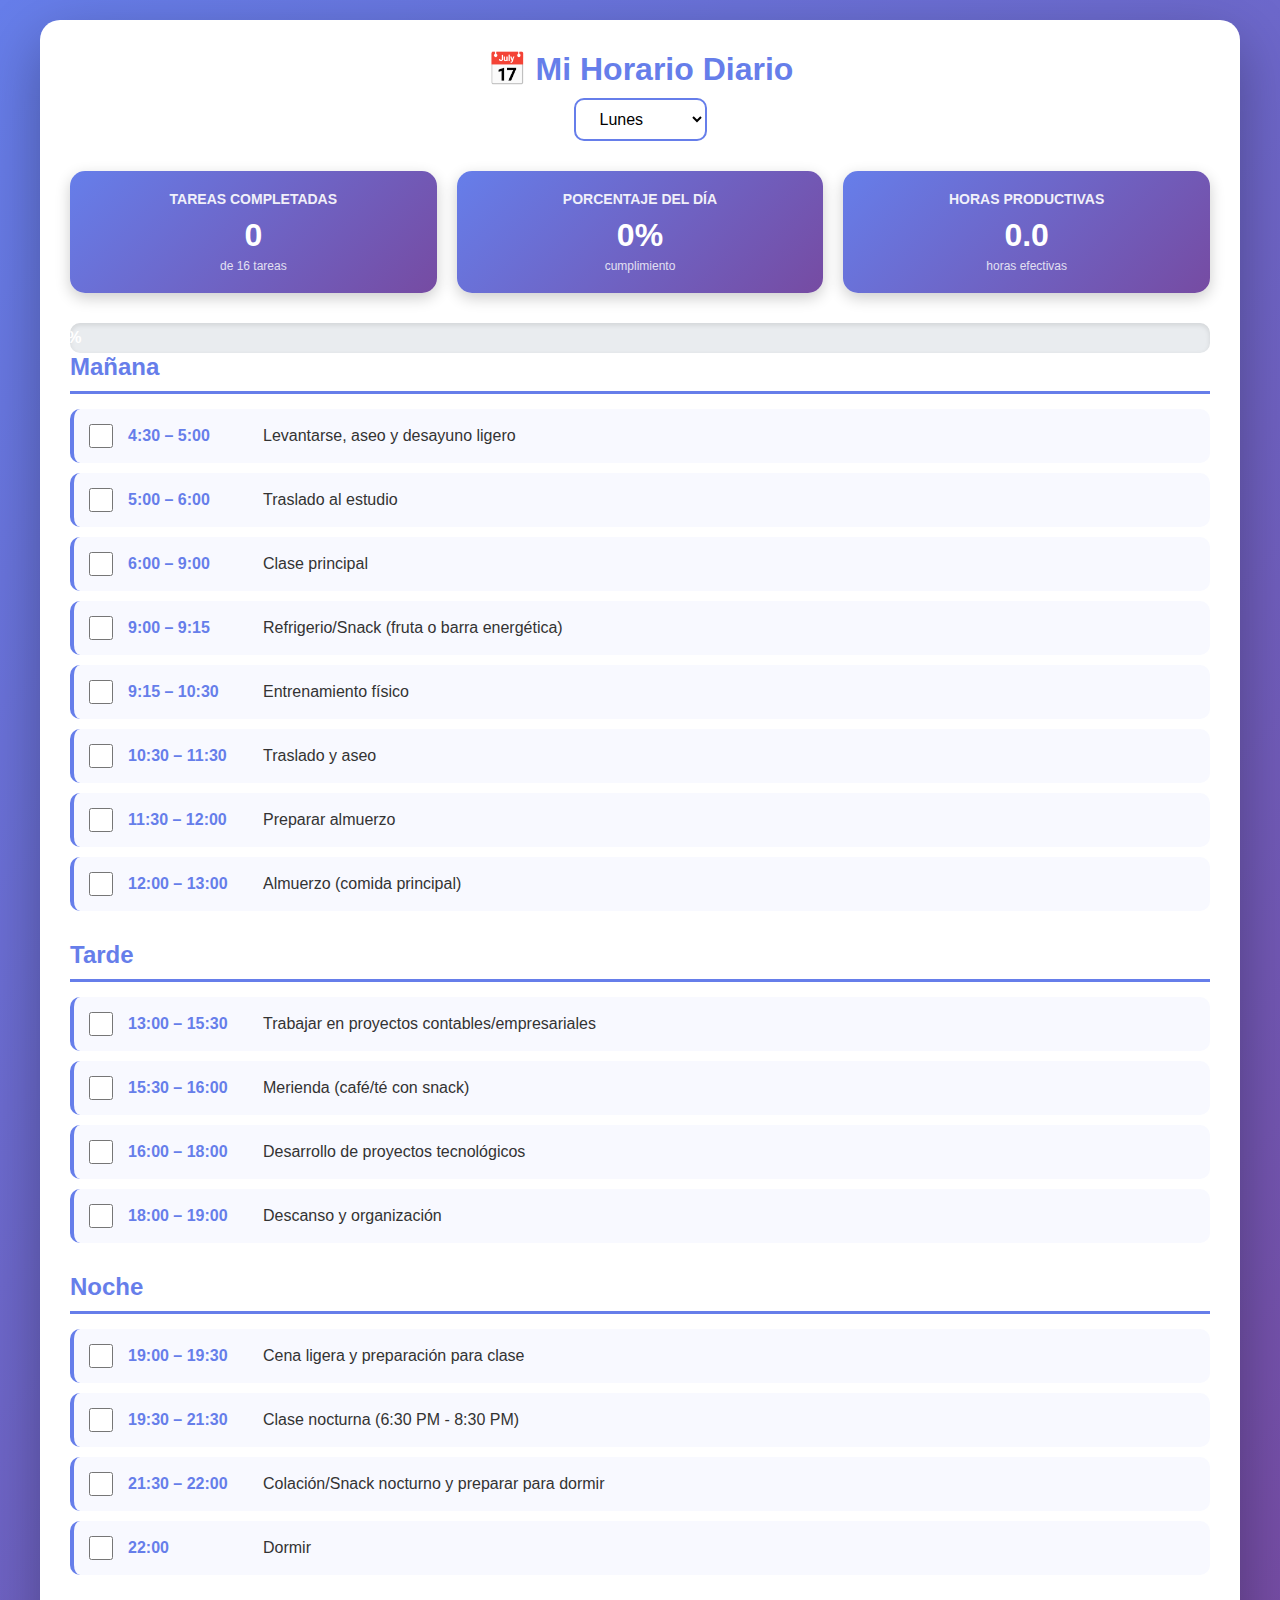
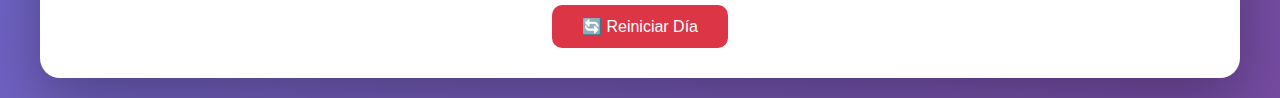
<file: index.html>
<!DOCTYPE html>
<html lang="es">
<head>
    <meta charset="UTF-8">
    <meta name="viewport" content="width=device-width, initial-scale=1.0">
    <title>Mi Horario Diario - Tracker</title>
    <style>
        * {
            margin: 0;
            padding: 0;
            box-sizing: border-box;
        }

        body {
            font-family: 'Segoe UI', Tahoma, Geneva, Verdana, sans-serif;
            background: linear-gradient(135deg, #667eea 0%, #764ba2 100%);
            padding: 20px;
            min-height: 100vh;
        }

        .container {
            max-width: 1200px;
            margin: 0 auto;
            background: white;
            border-radius: 20px;
            padding: 30px;
            box-shadow: 0 20px 60px rgba(0,0,0,0.3);
        }

        h1 {
            text-align: center;
            color: #667eea;
            margin-bottom: 10px;
            font-size: 2em;
        }

        .date-selector {
            text-align: center;
            margin-bottom: 30px;
        }

        .date-selector select {
            padding: 10px 20px;
            font-size: 16px;
            border: 2px solid #667eea;
            border-radius: 10px;
            background: white;
            cursor: pointer;
            transition: all 0.3s;
        }

        .date-selector select:hover {
            background: #667eea;
            color: white;
        }

        .metrics-panel {
            display: grid;
            grid-template-columns: repeat(auto-fit, minmax(200px, 1fr));
            gap: 20px;
            margin-bottom: 30px;
        }

        .metric-card {
            background: linear-gradient(135deg, #667eea 0%, #764ba2 100%);
            color: white;
            padding: 20px;
            border-radius: 15px;
            text-align: center;
            box-shadow: 0 5px 15px rgba(0,0,0,0.2);
        }

        .metric-card h3 {
            font-size: 14px;
            margin-bottom: 10px;
            opacity: 0.9;
        }

        .metric-value {
            font-size: 32px;
            font-weight: bold;
            margin-bottom: 5px;
        }

        .metric-subtitle {
            font-size: 12px;
            opacity: 0.8;
        }

        .schedule-section {
            margin-bottom: 30px;
        }

        .schedule-section h2 {
            color: #667eea;
            margin-bottom: 15px;
            padding-bottom: 10px;
            border-bottom: 3px solid #667eea;
        }

        .task-item {
            display: flex;
            align-items: center;
            padding: 15px;
            margin-bottom: 10px;
            background: #f8f9ff;
            border-radius: 10px;
            border-left: 4px solid #667eea;
            transition: all 0.3s;
            position: relative;
            flex-wrap: wrap;
        }

        .task-item:hover {
            background: #eef0ff;
            transform: translateX(5px);
        }

        .task-item.completed {
            background: #d4edda;
            border-left-color: #28a745;
        }

        .task-item.running {
            background: #fff3cd;
            border-left-color: #ffc107;
            animation: pulse 2s infinite;
        }

        @keyframes pulse {
            0%, 100% { box-shadow: 0 0 0 0 rgba(255, 193, 7, 0.4); }
            50% { box-shadow: 0 0 0 10px rgba(255, 193, 7, 0); }
        }

        .checkbox {
            width: 24px;
            height: 24px;
            margin-right: 15px;
            cursor: pointer;
            accent-color: #667eea;
        }

        .task-time {
            font-weight: bold;
            color: #667eea;
            min-width: 120px;
            margin-right: 15px;
        }

        .task-description {
            flex: 1;
            color: #333;
        }

        .task-timer {
            font-family: 'Courier New', monospace;
            font-weight: bold;
            color: #ffc107;
            margin-left: 15px;
            padding: 5px 10px;
            background: rgba(255, 193, 7, 0.1);
            border-radius: 5px;
            min-width: 80px;
            text-align: center;
        }

        .task-timer.finished {
            color: #28a745;
            background: rgba(40, 167, 69, 0.1);
        }

        .fullscreen-btn {
            padding: 8px 15px;
            background: #667eea;
            color: white;
            border: none;
            border-radius: 8px;
            cursor: pointer;
            font-size: 14px;
            margin-left: 10px;
            transition: all 0.3s;
            white-space: nowrap;
        }

        .fullscreen-btn:hover {
            background: #5568d3;
            transform: scale(1.05);
        }

        .task-item.completed .task-description {
            text-decoration: line-through;
            color: #6c757d;
        }

        .progress-bar-container {
            background: #e9ecef;
            border-radius: 10px;
            height: 30px;
            margin-top: 20px;
            overflow: hidden;
            box-shadow: inset 0 2px 5px rgba(0,0,0,0.1);
        }

        .progress-bar {
            height: 100%;
            background: linear-gradient(90deg, #28a745, #20c997);
            transition: width 0.5s ease;
            display: flex;
            align-items: center;
            justify-content: center;
            color: white;
            font-weight: bold;
        }

        .reset-btn {
            display: block;
            margin: 20px auto 0;
            padding: 12px 30px;
            background: #dc3545;
            color: white;
            border: none;
            border-radius: 10px;
            cursor: pointer;
            font-size: 16px;
            transition: all 0.3s;
        }

        .reset-btn:hover {
            background: #c82333;
            transform: scale(1.05);
        }

        .notification {
            position: fixed;
            top: 20px;
            right: 20px;
            background: #28a745;
            color: white;
            padding: 20px 30px;
            border-radius: 10px;
            box-shadow: 0 10px 30px rgba(0,0,0,0.3);
            display: none;
            z-index: 1000;
            animation: slideIn 0.5s ease;
        }

        .notification.show {
            display: block;
        }

        .notification.warning {
            background: #ff9800;
        }

        @keyframes slideIn {
            from {
                transform: translateX(400px);
                opacity: 0;
            }
            to {
                transform: translateX(0);
                opacity: 1;
            }
        }

        .notification h3 {
            margin-bottom: 10px;
            font-size: 18px;
        }

        .notification p {
            margin: 0;
            font-size: 14px;
        }

        .fullscreen-timer {
            position: fixed;
            top: 0;
            left: 0;
            width: 100%;
            height: 100%;
            background: linear-gradient(135deg, #667eea 0%, #764ba2 100%);
            display: none;
            justify-content: center;
            align-items: center;
            z-index: 2000;
            flex-direction: column;
        }

        .fullscreen-timer.active {
            display: flex;
        }

        .fullscreen-content {
            text-align: center;
            color: white;
        }

        .fullscreen-title {
            font-size: 2em;
            margin-bottom: 20px;
            opacity: 0.9;
        }

        .fullscreen-task {
            font-size: 1.5em;
            margin-bottom: 40px;
            font-weight: normal;
            max-width: 80%;
            margin-left: auto;
            margin-right: auto;
        }

        .fullscreen-clock {
            font-size: 8em;
            font-weight: bold;
            font-family: 'Courier New', monospace;
            margin-bottom: 40px;
            text-shadow: 0 5px 20px rgba(0,0,0,0.3);
        }

        .fullscreen-progress {
            width: 80%;
            max-width: 600px;
            height: 20px;
            background: rgba(255,255,255,0.2);
            border-radius: 10px;
            overflow: hidden;
            margin-bottom: 40px;
        }

        .fullscreen-progress-bar {
            height: 100%;
            background: white;
            transition: width 1s linear;
            box-shadow: 0 0 20px rgba(255,255,255,0.5);
        }

        .fullscreen-exit-btn {
            padding: 15px 40px;
            font-size: 1.2em;
            background: rgba(255,255,255,0.2);
            color: white;
            border: 2px solid white;
            border-radius: 50px;
            cursor: pointer;
            transition: all 0.3s;
            backdrop-filter: blur(10px);
        }

        .fullscreen-exit-btn:hover {
            background: white;
            color: #667eea;
            transform: scale(1.05);
        }

        .fullscreen-complete-btn {
            padding: 15px 40px;
            font-size: 1.2em;
            background: #28a745;
            color: white;
            border: 2px solid #28a745;
            border-radius: 50px;
            cursor: pointer;
            transition: all 0.3s;
            margin-right: 20px;
        }

        .fullscreen-complete-btn:hover {
            background: #218838;
            border-color: #218838;
            transform: scale(1.05);
        }

        .fullscreen-buttons {
            display: flex;
            gap: 20px;
            justify-content: center;
        }

        @media (max-width: 768px) {
            .container {
                padding: 15px;
            }

            h1 {
                font-size: 1.5em;
            }

            .task-item {
                flex-wrap: wrap;
            }

            .task-timer {
                margin-left: 39px;
                margin-top: 5px;
            }

            .notification {
                left: 20px;
                right: 20px;
            }

            .fullscreen-clock {
                font-size: 4em;
            }

            .fullscreen-title {
                font-size: 1.5em;
            }

            .fullscreen-task {
                font-size: 1.2em;
            }

            .fullscreen-exit-btn,
            .fullscreen-complete-btn {
                padding: 12px 30px;
                font-size: 1em;
            }
        }
    </style>
</head>
<body>
    <div class="container">
        <h1>📅 Mi Horario Diario</h1>
        
        <div class="date-selector">
            <select id="daySelector" onchange="changeDay()">
                <option value="lunes">Lunes</option>
                <option value="martes">Martes</option>
                <option value="miercoles">Miércoles</option>
                <option value="jueves">Jueves</option>
                <option value="viernes">Viernes</option>
            </select>
        </div>

        <div class="metrics-panel">
            <div class="metric-card">
                <h3>TAREAS COMPLETADAS</h3>
                <div class="metric-value" id="completedTasks">0</div>
                <div class="metric-subtitle">de <span id="totalTasks">0</span> tareas</div>
            </div>
            <div class="metric-card">
                <h3>PORCENTAJE DEL DÍA</h3>
                <div class="metric-value" id="percentageValue">0%</div>
                <div class="metric-subtitle">cumplimiento</div>
            </div>
            <div class="metric-card">
                <h3>HORAS PRODUCTIVAS</h3>
                <div class="metric-value" id="productiveHours">0</div>
                <div class="metric-subtitle">horas efectivas</div>
            </div>
        </div>

        <div class="progress-bar-container">
            <div class="progress-bar" id="progressBar">0%</div>
        </div>

        <div id="scheduleContainer"></div>

        <button class="reset-btn" onclick="resetDay()">🔄 Reiniciar Día</button>
    </div>

    <div id="notification" class="notification">
        <h3 id="notificationTitle">¡Tiempo completado!</h3>
        <p id="notificationMessage">Has terminado tu tarea</p>
    </div>

    <div id="fullscreenTimer" class="fullscreen-timer">
        <div class="fullscreen-content">
            <div class="fullscreen-title">⏱️ Cronómetro Activo</div>
            <div class="fullscreen-task" id="fullscreenTaskName">Tarea en progreso</div>
            <div class="fullscreen-clock" id="fullscreenClock">00:00</div>
            <div class="fullscreen-progress">
                <div class="fullscreen-progress-bar" id="fullscreenProgressBar"></div>
            </div>
            <div class="fullscreen-buttons">
                <button class="fullscreen-complete-btn" onclick="completeFromFullscreen()">✓ Completar Tarea</button>
                <button class="fullscreen-exit-btn" onclick="closeFullscreen()">← Volver al Horario</button>
            </div>
        </div>
    </div>

    <script>
        const schedules = {
            lunes: {
                mañana: [
                    { time: '4:30 – 5:00', desc: 'Levantarse, aseo y desayuno ligero', hours: 0.5 },
                    { time: '5:00 – 6:00', desc: 'Traslado al estudio', hours: 1 },
                    { time: '6:00 – 9:00', desc: 'Clase principal', hours: 3 },
                    { time: '9:00 – 9:15', desc: 'Refrigerio/Snack (fruta o barra energética)', hours: 0.25 },
                    { time: '9:15 – 10:30', desc: 'Entrenamiento físico', hours: 1.25 },
                    { time: '10:30 – 11:30', desc: 'Traslado y aseo', hours: 1 },
                    { time: '11:30 – 12:00', desc: 'Preparar almuerzo', hours: 0.5 },
                    { time: '12:00 – 13:00', desc: 'Almuerzo (comida principal)', hours: 1 }
                ],
                tarde: [
                    { time: '13:00 – 15:30', desc: 'Trabajar en proyectos contables/empresariales', hours: 2.5 },
                    { time: '15:30 – 16:00', desc: 'Merienda (café/té con snack)', hours: 0.5 },
                    { time: '16:00 – 18:00', desc: 'Desarrollo de proyectos tecnológicos', hours: 2 },
                    { time: '18:00 – 19:00', desc: 'Descanso y organización', hours: 1 }
                ],
                noche: [
                    { time: '19:00 – 19:30', desc: 'Cena ligera y preparación para clase', hours: 0.5 },
                    { time: '19:30 – 21:30', desc: 'Clase nocturna (6:30 PM - 8:30 PM)', hours: 2 },
                    { time: '21:30 – 22:00', desc: 'Colación/Snack nocturno y preparar para dormir', hours: 0.5 },
                    { time: '22:00', desc: 'Dormir', hours: 0 }
                ]
            },
            martes: {
                mañana: [
                    { time: '4:30 – 5:00', desc: 'Levantarse, aseo y desayuno ligero', hours: 0.5 },
                    { time: '5:00 – 6:00', desc: 'Traslado al estudio', hours: 1 },
                    { time: '6:00 – 9:00', desc: 'Clase principal', hours: 3 },
                    { time: '9:00 – 9:15', desc: 'Refrigerio/Snack (fruta o barra energética)', hours: 0.25 },
                    { time: '9:15 – 10:30', desc: 'Entrenamiento físico', hours: 1.25 },
                    { time: '10:30 – 11:30', desc: 'Traslado y aseo', hours: 1 },
                    { time: '11:30 – 12:00', desc: 'Preparar almuerzo', hours: 0.5 },
                    { time: '12:00 – 13:00', desc: 'Almuerzo (comida principal)', hours: 1 }
                ],
                tarde: [
                    { time: '13:00 – 15:30', desc: 'Trabajar en proyectos contables/empresariales', hours: 2.5 },
                    { time: '15:30 – 16:00', desc: 'Merienda (café/té con snack)', hours: 0.5 },
                    { time: '16:00 – 18:00', desc: 'Desarrollo de proyectos tecnológicos', hours: 2 },
                    { time: '18:00 – 19:00', desc: 'Descanso, cena ligera y organización', hours: 1 }
                ],
                noche: [
                    { time: '19:00 – 20:30', desc: 'Actividades personales (lectura, planificación, hobbies)', hours: 1.5 },
                    { time: '20:30 – 21:00', desc: 'Colación/Snack nocturno y preparar para dormir', hours: 0.5 },
                    { time: '21:00', desc: 'Dormir', hours: 0 }
                ]
            }
        };

        schedules.miercoles = schedules.lunes;
        schedules.jueves = schedules.martes;
        schedules.viernes = schedules.lunes;

        let currentDay = 'lunes';
        let taskStates = {};
        let timers = {};
        let intervals = {};
        let currentFullscreenTask = null;

        function loadState() {
            const saved = localStorage.getItem(`schedule_${currentDay}`);
            if (saved) {
                taskStates = JSON.parse(saved);
            } else {
                taskStates = {};
            }
        }

        function saveState() {
            localStorage.setItem(`schedule_${currentDay}`, JSON.stringify(taskStates));
        }

        function formatTime(seconds) {
            const hrs = Math.floor(seconds / 3600);
            const mins = Math.floor((seconds % 3600) / 60);
            const secs = seconds % 60;
            
            if (hrs > 0) {
                return `${hrs}:${mins.toString().padStart(2, '0')}:${secs.toString().padStart(2, '0')}`;
            }
            return `${mins}:${secs.toString().padStart(2, '0')}`;
        }

        function showNotification(title, message, type = 'success') {
            const notification = document.getElementById('notification');
            const notificationTitle = document.getElementById('notificationTitle');
            const notificationMessage = document.getElementById('notificationMessage');
            
            notificationTitle.textContent = title;
            notificationMessage.textContent = message;
            
            notification.className = 'notification show';
            if (type === 'warning') {
                notification.classList.add('warning');
            }
            
            const audioContext = new (window.AudioContext || window.webkitAudioContext)();
            const oscillator = audioContext.createOscillator();
            const gainNode = audioContext.createGain();
            
            oscillator.connect(gainNode);
            gainNode.connect(audioContext.destination);
            
            oscillator.frequency.value = 800;
            oscillator.type = 'sine';
            
            gainNode.gain.setValueAtTime(0.3, audioContext.currentTime);
            gainNode.gain.exponentialRampToValueAtTime(0.01, audioContext.currentTime + 0.5);
            
            oscillator.start(audioContext.currentTime);
            oscillator.stop(audioContext.currentTime + 0.5);
            
            setTimeout(() => {
                notification.classList.remove('show');
            }, 5000);
        }

        function openFullscreen(taskId, taskName, hours) {
            currentFullscreenTask = { taskId, taskName, hours };
            document.getElementById('fullscreenTaskName').textContent = taskName;
            document.getElementById('fullscreenTimer').classList.add('active');
            updateFullscreenDisplay();
        }

        function closeFullscreen() {
            document.getElementById('fullscreenTimer').classList.remove('active');
        }

        function completeFromFullscreen() {
            if (currentFullscreenTask) {
                const taskId = currentFullscreenTask.taskId;
                taskStates[taskId] = { completed: true, running: false, startTime: null };
                stopTimer(taskId);
                saveState();
                currentFullscreenTask = null;
                closeFullscreen();
                renderSchedule();
                showNotification('✅ Tarea completada', '¡Buen trabajo!', 'success');
            }
        }

        function updateFullscreenDisplay() {
            if (!currentFullscreenTask) return;
            
            const taskId = currentFullscreenTask.taskId;
            const timer = timers[taskId];
            
            if (timer && timer.remaining > 0) {
                document.getElementById('fullscreenClock').textContent = formatTime(timer.remaining);
                
                const progress = ((timer.total - timer.remaining) / timer.total) * 100;
                document.getElementById('fullscreenProgressBar').style.width = progress + '%';
                
                requestAnimationFrame(updateFullscreenDisplay);
            } else if (timer) {
                document.getElementById('fullscreenClock').textContent = '¡LISTO!';
                document.getElementById('fullscreenProgressBar').style.width = '100%';
            }
        }

        function startTimer(taskId, hours) {
            if (hours === 0) return;
            
            const totalSeconds = Math.floor(hours * 3600);
            const savedState = taskStates[taskId];
            
            const startTime = savedState && savedState.startTime ? savedState.startTime : Date.now();
            
            if (!savedState.startTime) {
                taskStates[taskId].startTime = startTime;
                saveState();
            }
            
            timers[taskId] = {
                remaining: totalSeconds,
                total: totalSeconds,
                startTime: startTime
            };
            
            intervals[taskId] = setInterval(() => {
                const timer = timers[taskId];
                const elapsed = Math.floor((Date.now() - timer.startTime) / 1000);
                timer.remaining = timer.total - elapsed;
                
                const timerElement = document.getElementById(`timer_${taskId}`);
                if (timerElement) {
                    if (timer.remaining > 0) {
                        timerElement.textContent = formatTime(timer.remaining);
                    } else {
                        timerElement.textContent = '¡Listo!';
                        timerElement.classList.add('finished');
                        
                        const taskItem = timerElement.closest('.task-item');
                        taskItem.classList.remove('running');
                        
                        clearInterval(intervals[taskId]);
                        delete intervals[taskId];
                        
                        const schedule = schedules[currentDay];
                        let taskDesc = '';
                        ['mañana', 'tarde', 'noche'].forEach(period => {
                            schedule[period].forEach((task, index) => {
                                if (`${period}_${index}` === taskId) {
                                    taskDesc = task.desc;
                                }
                            });
                        });
                        
                        showNotification(
                            '⏰ ¡Tiempo completado!',
                            `Has terminado: ${taskDesc}`,
                            'success'
                        );
                    }
                }
            }, 1000);
        }

        function stopTimer(taskId) {
            if (intervals[taskId]) {
                clearInterval(intervals[taskId]);
                delete intervals[taskId];
            }
            delete timers[taskId];
        }

        function renderSchedule() {
            Object.keys(intervals).forEach(taskId => {
                clearInterval(intervals[taskId]);
            });
            intervals = {};
            timers = {};
            
            loadState();
            const schedule = schedules[currentDay];
            const container = document.getElementById('scheduleContainer');
            container.innerHTML = '';

            ['mañana', 'tarde', 'noche'].forEach(period => {
                if (schedule[period]) {
                    const section = document.createElement('div');
                    section.className = 'schedule-section';
                    
                    const title = document.createElement('h2');
                    title.textContent = period.charAt(0).toUpperCase() + period.slice(1);
                    section.appendChild(title);

                    schedule[period].forEach((task, index) => {
                        const taskId = `${period}_${index}`;
                        const taskItem = document.createElement('div');
                        taskItem.className = 'task-item';
                        
                        const isCompleted = taskStates[taskId]?.completed || false;
                        const isRunning = taskStates[taskId]?.running || false;
                        
                        if (isCompleted) {
                            taskItem.classList.add('completed');
                        }
                        if (isRunning && !isCompleted) {
                            taskItem.classList.add('running');
                        }

                        const checkbox = document.createElement('input');
                        checkbox.type = 'checkbox';
                        checkbox.className = 'checkbox';
                        checkbox.checked = isCompleted;
                        checkbox.onchange = () => toggleTask(taskId, task.hours, task.desc);

                        const time = document.createElement('div');
                        time.className = 'task-time';
                        time.textContent = task.time;

                        const desc = document.createElement('div');
                        desc.className = 'task-description';
                        desc.textContent = task.desc;

                        taskItem.appendChild(checkbox);
                        taskItem.appendChild(time);
                        taskItem.appendChild(desc);

                        if (isRunning && !isCompleted && task.hours > 0) {
                            const timerDiv = document.createElement('div');
                            timerDiv.className = 'task-timer';
                            timerDiv.id = `timer_${taskId}`;
                            
                            const savedState = taskStates[taskId];
                            const totalSeconds = Math.floor(task.hours * 3600);
                            let displayTime = totalSeconds;
                            
                            if (savedState && savedState.startTime) {
                                const elapsed = Math.floor((Date.now() - savedState.startTime) / 1000);
                                displayTime = Math.max(0, totalSeconds - elapsed);
                            }
                            
                            timerDiv.textContent = formatTime(displayTime);
                            taskItem.appendChild(timerDiv);
                            
                            const fullscreenBtn = document.createElement('button');
                            fullscreenBtn.className = 'fullscreen-btn';
                            fullscreenBtn.textContent = '🖥️ Pantalla Completa';
                            fullscreenBtn.onclick = (e) => {
                                e.stopPropagation();
                                openFullscreen(taskId, task.desc, task.hours);
                            };
                            taskItem.appendChild(fullscreenBtn);
                            
                            setTimeout(() => startTimer(taskId, task.hours), 100);
                        }

                        section.appendChild(taskItem);
                    });

                    container.appendChild(section);
                }
            });

            updateMetrics();
        }

        function toggleTask(taskId, hours, taskDesc) {
            const currentState = taskStates[taskId] || { completed: false, running: false };
            
            if (!currentState.completed && !currentState.running) {
                taskStates[taskId] = { completed: false, running: true, startTime: Date.now() };
                saveState();
                renderSchedule();
                showNotification('▶️ Tarea iniciada', 'El cronómetro ha comenzado', 'warning');
                
                setTimeout(() => {
                    openFullscreen(taskId, taskDesc, hours);
                }, 500);
                
            } else if (currentState.running) {
                taskStates[taskId] = { completed: true, running: false, startTime: null };
                stopTimer(taskId);
                showNotification('✅ Tarea completada', '¡Buen trabajo!', 'success');
                saveState();
                renderSchedule();
            } else {
                taskStates[taskId] = { completed: false, running: false, startTime: null };
                saveState();
                renderSchedule();
            }
        }

        function updateMetrics() {
            const schedule = schedules[currentDay];
            let total = 0;
            let completed = 0;
            let totalHours = 0;
            let completedHours = 0;

            ['mañana', 'tarde', 'noche'].forEach(period => {
                schedule[period].forEach((task, index) => {
                    const taskId = `${period}_${index}`;
                    total++;
                    totalHours += task.hours;
                    if (taskStates[taskId]?.completed) {
                        completed++;
                        completedHours += task.hours;
                    }
                });
            });

            const percentage = total > 0 ? Math.round((completed / total) * 100) : 0;

            document.getElementById('completedTasks').textContent = completed;
            document.getElementById('totalTasks').textContent = total;
            document.getElementById('percentageValue').textContent = percentage + '%';
            document.getElementById('productiveHours').textContent = completedHours.toFixed(1);
            document.getElementById('progressBar').style.width = percentage + '%';
            document.getElementById('progressBar').textContent = percentage + '%';
        }

        function changeDay() {
            Object.keys(intervals).forEach(taskId => {
                clearInterval(intervals[taskId]);
            });
            intervals = {};
            timers = {};
            
            currentDay = document.getElementById('daySelector').value;
            renderSchedule();
        }

        function resetDay() {
            if (confirm('¿Estás seguro de reiniciar las tareas del día?')) {
                Object.keys(intervals).forEach(taskId => {
                    clearInterval(intervals[taskId]);
                });
                intervals = {};
                timers = {};
                taskStates = {};
                saveState();
                renderSchedule();
            }
        }

        const days = ['domingo', 'lunes', 'martes', 'miercoles', 'jueves', 'viernes', 'sabado'];
        const today = new Date().getDay();
        if (days[today] && schedules[days[today]]) {
            currentDay = days[today];
            document.getElementById('daySelector').value = currentDay;
        }

        renderSchedule();
    </script>
</body>
</html>
</file>
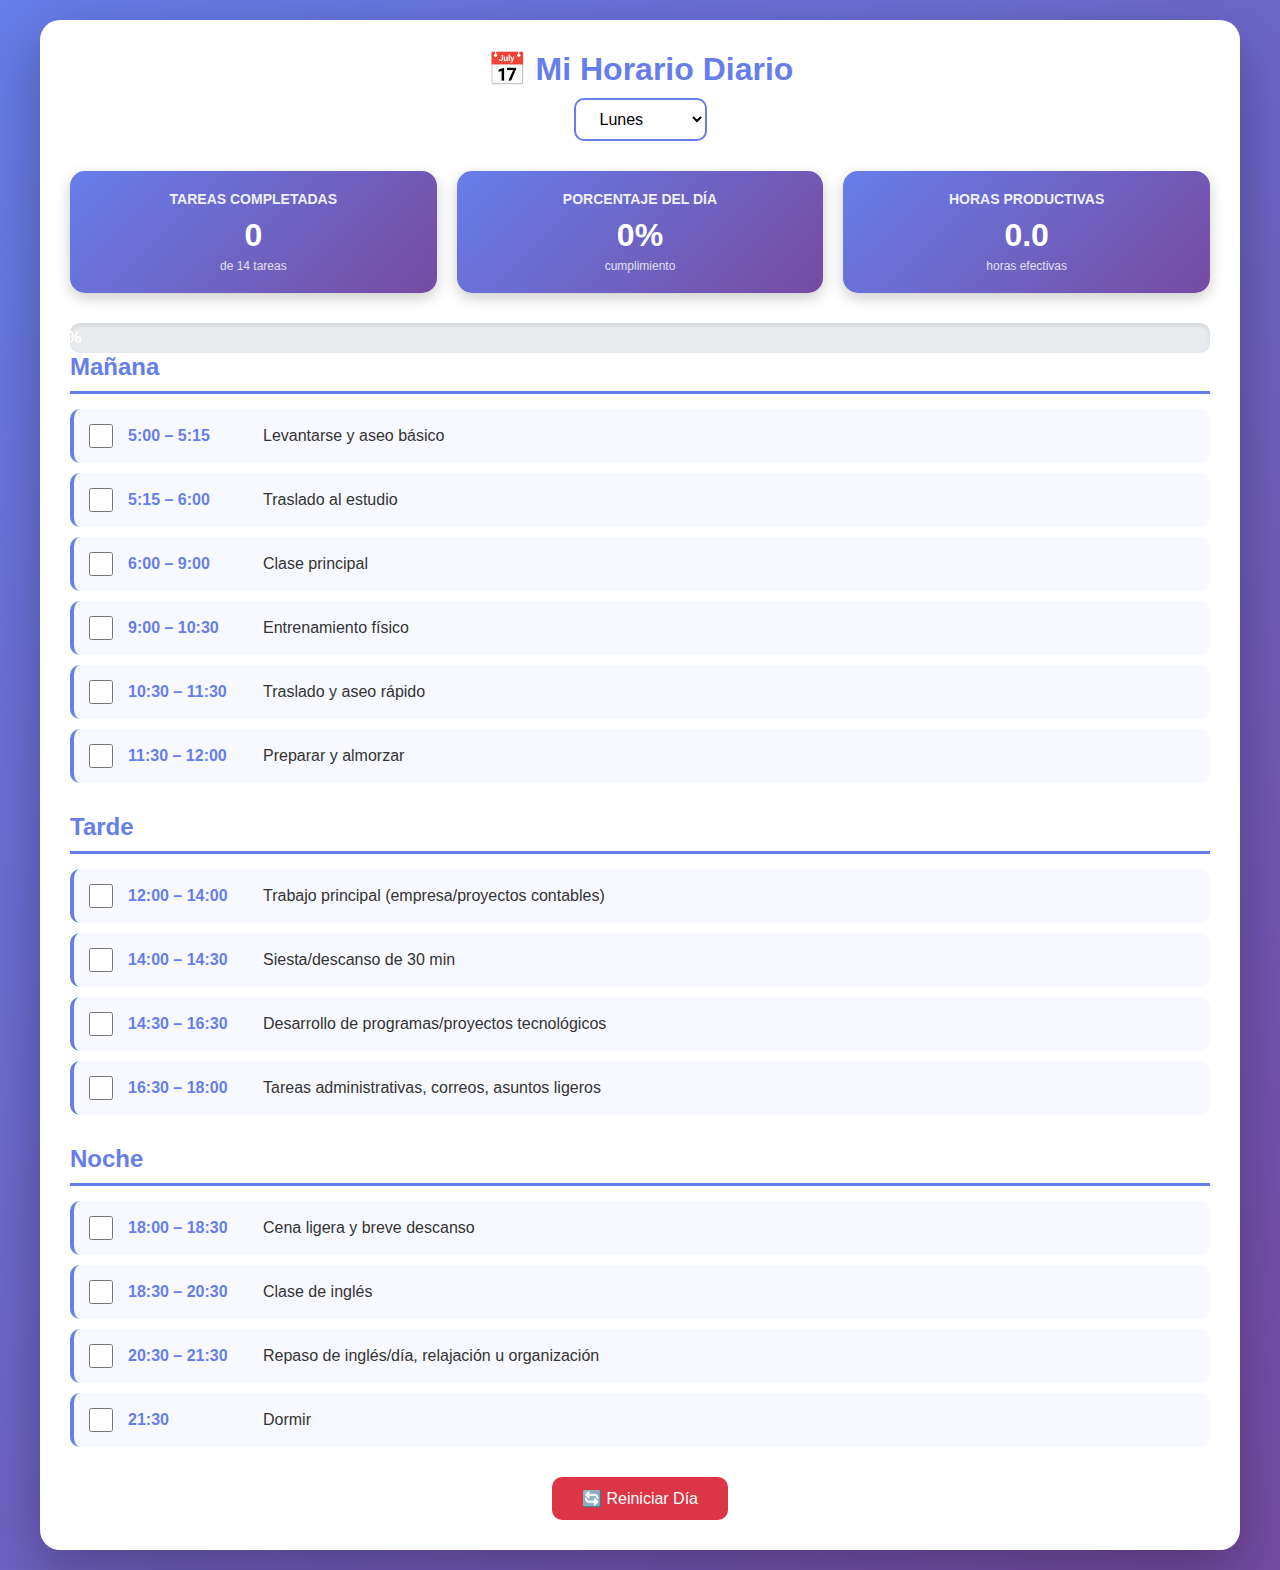
<file: indes.html>
<!DOCTYPE html>
<html lang="es">
<head>
    <meta charset="UTF-8">
    <meta name="viewport" content="width=device-width, initial-scale=1.0">
    <title>Mi Horario Diario - Tracker</title>
    <style>
        * {
            margin: 0;
            padding: 0;
            box-sizing: border-box;
        }

        body {
            font-family: 'Segoe UI', Tahoma, Geneva, Verdana, sans-serif;
            background: linear-gradient(135deg, #667eea 0%, #764ba2 100%);
            padding: 20px;
            min-height: 100vh;
        }

        .container {
            max-width: 1200px;
            margin: 0 auto;
            background: white;
            border-radius: 20px;
            padding: 30px;
            box-shadow: 0 20px 60px rgba(0,0,0,0.3);
        }

        h1 {
            text-align: center;
            color: #667eea;
            margin-bottom: 10px;
            font-size: 2em;
        }

        .date-selector {
            text-align: center;
            margin-bottom: 30px;
        }

        .date-selector select {
            padding: 10px 20px;
            font-size: 16px;
            border: 2px solid #667eea;
            border-radius: 10px;
            background: white;
            cursor: pointer;
            transition: all 0.3s;
        }

        .date-selector select:hover {
            background: #667eea;
            color: white;
        }

        .metrics-panel {
            display: grid;
            grid-template-columns: repeat(auto-fit, minmax(200px, 1fr));
            gap: 20px;
            margin-bottom: 30px;
        }

        .metric-card {
            background: linear-gradient(135deg, #667eea 0%, #764ba2 100%);
            color: white;
            padding: 20px;
            border-radius: 15px;
            text-align: center;
            box-shadow: 0 5px 15px rgba(0,0,0,0.2);
        }

        .metric-card h3 {
            font-size: 14px;
            margin-bottom: 10px;
            opacity: 0.9;
        }

        .metric-value {
            font-size: 32px;
            font-weight: bold;
            margin-bottom: 5px;
        }

        .metric-subtitle {
            font-size: 12px;
            opacity: 0.8;
        }

        .schedule-section {
            margin-bottom: 30px;
        }

        .schedule-section h2 {
            color: #667eea;
            margin-bottom: 15px;
            padding-bottom: 10px;
            border-bottom: 3px solid #667eea;
        }

        .task-item {
            display: flex;
            align-items: center;
            padding: 15px;
            margin-bottom: 10px;
            background: #f8f9ff;
            border-radius: 10px;
            border-left: 4px solid #667eea;
            transition: all 0.3s;
            position: relative;
        }

        .task-item:hover {
            background: #eef0ff;
            transform: translateX(5px);
        }

        .task-item.completed {
            background: #d4edda;
            border-left-color: #28a745;
        }

        .task-item.running {
            background: #fff3cd;
            border-left-color: #ffc107;
            animation: pulse 2s infinite;
        }

        @keyframes pulse {
            0%, 100% { box-shadow: 0 0 0 0 rgba(255, 193, 7, 0.4); }
            50% { box-shadow: 0 0 0 10px rgba(255, 193, 7, 0); }
        }

        .checkbox {
            width: 24px;
            height: 24px;
            margin-right: 15px;
            cursor: pointer;
            accent-color: #667eea;
        }

        .task-time {
            font-weight: bold;
            color: #667eea;
            min-width: 120px;
            margin-right: 15px;
        }

        .task-description {
            flex: 1;
            color: #333;
        }

        .task-timer {
            font-family: 'Courier New', monospace;
            font-weight: bold;
            color: #ffc107;
            margin-left: 15px;
            padding: 5px 10px;
            background: rgba(255, 193, 7, 0.1);
            border-radius: 5px;
            min-width: 80px;
            text-align: center;
        }

        .task-timer.finished {
            color: #28a745;
            background: rgba(40, 167, 69, 0.1);
        }

        .task-item.completed .task-description {
            text-decoration: line-through;
            color: #6c757d;
        }

        .progress-bar-container {
            background: #e9ecef;
            border-radius: 10px;
            height: 30px;
            margin-top: 20px;
            overflow: hidden;
            box-shadow: inset 0 2px 5px rgba(0,0,0,0.1);
        }

        .progress-bar {
            height: 100%;
            background: linear-gradient(90deg, #28a745, #20c997);
            transition: width 0.5s ease;
            display: flex;
            align-items: center;
            justify-content: center;
            color: white;
            font-weight: bold;
        }

        .reset-btn {
            display: block;
            margin: 20px auto 0;
            padding: 12px 30px;
            background: #dc3545;
            color: white;
            border: none;
            border-radius: 10px;
            cursor: pointer;
            font-size: 16px;
            transition: all 0.3s;
        }

        .reset-btn:hover {
            background: #c82333;
            transform: scale(1.05);
        }

        .notification {
            position: fixed;
            top: 20px;
            right: 20px;
            background: #28a745;
            color: white;
            padding: 20px 30px;
            border-radius: 10px;
            box-shadow: 0 10px 30px rgba(0,0,0,0.3);
            display: none;
            z-index: 1000;
            animation: slideIn 0.5s ease;
        }

        .notification.show {
            display: block;
        }

        .notification.warning {
            background: #ff9800;
        }

        @keyframes slideIn {
            from {
                transform: translateX(400px);
                opacity: 0;
            }
            to {
                transform: translateX(0);
                opacity: 1;
            }
        }

        .notification h3 {
            margin-bottom: 10px;
            font-size: 18px;
        }

        .notification p {
            margin: 0;
            font-size: 14px;
        }

        @media (max-width: 768px) {
            .container {
                padding: 15px;
            }

            h1 {
                font-size: 1.5em;
            }

            .task-item {
                flex-wrap: wrap;
            }

            .task-timer {
                margin-left: 39px;
                margin-top: 5px;
            }

            .notification {
                left: 20px;
                right: 20px;
            }
        }
    </style>
</head>
<body>
    <div class="container">
        <h1>📅 Mi Horario Diario</h1>
        
        <div class="date-selector">
            <select id="daySelector" onchange="changeDay()">
                <option value="lunes">Lunes</option>
                <option value="martes">Martes</option>
                <option value="miercoles">Miércoles</option>
                <option value="jueves">Jueves</option>
                <option value="viernes">Viernes</option>
            </select>
        </div>

        <div class="metrics-panel">
            <div class="metric-card">
                <h3>TAREAS COMPLETADAS</h3>
                <div class="metric-value" id="completedTasks">0</div>
                <div class="metric-subtitle">de <span id="totalTasks">0</span> tareas</div>
            </div>
            <div class="metric-card">
                <h3>PORCENTAJE DEL DÍA</h3>
                <div class="metric-value" id="percentageValue">0%</div>
                <div class="metric-subtitle">cumplimiento</div>
            </div>
            <div class="metric-card">
                <h3>HORAS PRODUCTIVAS</h3>
                <div class="metric-value" id="productiveHours">0</div>
                <div class="metric-subtitle">horas efectivas</div>
            </div>
        </div>

        <div class="progress-bar-container">
            <div class="progress-bar" id="progressBar">0%</div>
        </div>

        <div id="scheduleContainer"></div>

        <button class="reset-btn" onclick="resetDay()">🔄 Reiniciar Día</button>
    </div>

    <div id="notification" class="notification">
        <h3 id="notificationTitle">¡Tiempo completado!</h3>
        <p id="notificationMessage">Has terminado tu tarea</p>
    </div>

    <script>
        const schedules = {
            lunes: {
                mañana: [
                    { time: '5:00 – 5:15', desc: 'Levantarse y aseo básico', hours: 0.25 },
                    { time: '5:15 – 6:00', desc: 'Traslado al estudio', hours: 0.75 },
                    { time: '6:00 – 9:00', desc: 'Clase principal', hours: 3 },
                    { time: '9:00 – 10:30', desc: 'Entrenamiento físico', hours: 1.5 },
                    { time: '10:30 – 11:30', desc: 'Traslado y aseo rápido', hours: 1 },
                    { time: '11:30 – 12:00', desc: 'Preparar y almorzar', hours: 0.5 }
                ],
                tarde: [
                    { time: '12:00 – 14:00', desc: 'Trabajo principal (empresa/proyectos contables)', hours: 2 },
                    { time: '14:00 – 14:30', desc: 'Siesta/descanso de 30 min', hours: 0.5 },
                    { time: '14:30 – 16:30', desc: 'Desarrollo de programas/proyectos tecnológicos', hours: 2 },
                    { time: '16:30 – 18:00', desc: 'Tareas administrativas, correos, asuntos ligeros', hours: 1.5 }
                ],
                noche: [
                    { time: '18:00 – 18:30', desc: 'Cena ligera y breve descanso', hours: 0.5 },
                    { time: '18:30 – 20:30', desc: 'Clase de inglés', hours: 2 },
                    { time: '20:30 – 21:30', desc: 'Repaso de inglés/día, relajación u organización', hours: 1 },
                    { time: '21:30', desc: 'Dormir', hours: 0 }
                ]
            },
            martes: {
                mañana: [
                    { time: '5:00 – 5:15', desc: 'Levantarse y aseo básico', hours: 0.25 },
                    { time: '5:15 – 6:00', desc: 'Traslado al estudio', hours: 0.75 },
                    { time: '6:00 – 9:00', desc: 'Clase principal', hours: 3 },
                    { time: '9:00 – 10:30', desc: 'Entrenamiento físico', hours: 1.5 },
                    { time: '10:30 – 11:30', desc: 'Traslado y aseo rápido', hours: 1 },
                    { time: '11:30 – 12:00', desc: 'Preparar y almorzar', hours: 0.5 }
                ],
                tarde: [
                    { time: '12:00 – 14:00', desc: 'Trabajo principal (empresa/proyectos contables)', hours: 2 },
                    { time: '14:00 – 14:30', desc: 'Siesta/descanso de 30 min', hours: 0.5 },
                    { time: '14:30 – 16:30', desc: 'Desarrollo de programas/proyectos tecnológicos', hours: 2 },
                    { time: '16:30 – 18:00', desc: 'Tareas administrativas, correos, asuntos ligeros', hours: 1.5 }
                ],
                noche: [
                    { time: '18:00 – 18:30', desc: 'Cena ligera y breve descanso', hours: 0.5 },
                    { time: '18:30 – 20:30', desc: 'Escritura del libro o aprendizaje en tecnología/innovación', hours: 2 },
                    { time: '20:30 – 21:30', desc: 'Lectura recreativa/planificación diaria/relajación', hours: 1 },
                    { time: '21:30', desc: 'Dormir', hours: 0 }
                ]
            }
        };

        schedules.miercoles = schedules.lunes;
        schedules.jueves = schedules.martes;
        schedules.viernes = schedules.lunes;

        let currentDay = 'lunes';
        let taskStates = {};
        let timers = {};
        let intervals = {};

        function loadState() {
            const saved = localStorage.getItem(`schedule_${currentDay}`);
            if (saved) {
                taskStates = JSON.parse(saved);
            } else {
                taskStates = {};
            }
        }

        function saveState() {
            localStorage.setItem(`schedule_${currentDay}`, JSON.stringify(taskStates));
        }

        function formatTime(seconds) {
            const hrs = Math.floor(seconds / 3600);
            const mins = Math.floor((seconds % 3600) / 60);
            const secs = seconds % 60;
            
            if (hrs > 0) {
                return `${hrs}:${mins.toString().padStart(2, '0')}:${secs.toString().padStart(2, '0')}`;
            }
            return `${mins}:${secs.toString().padStart(2, '0')}`;
        }

        function showNotification(title, message, type = 'success') {
            const notification = document.getElementById('notification');
            const notificationTitle = document.getElementById('notificationTitle');
            const notificationMessage = document.getElementById('notificationMessage');
            
            notificationTitle.textContent = title;
            notificationMessage.textContent = message;
            
            notification.className = 'notification show';
            if (type === 'warning') {
                notification.classList.add('warning');
            }
            
            // Reproducir sonido de alerta (beep usando Web Audio API)
            const audioContext = new (window.AudioContext || window.webkitAudioContext)();
            const oscillator = audioContext.createOscillator();
            const gainNode = audioContext.createGain();
            
            oscillator.connect(gainNode);
            gainNode.connect(audioContext.destination);
            
            oscillator.frequency.value = 800;
            oscillator.type = 'sine';
            
            gainNode.gain.setValueAtTime(0.3, audioContext.currentTime);
            gainNode.gain.exponentialRampToValueAtTime(0.01, audioContext.currentTime + 0.5);
            
            oscillator.start(audioContext.currentTime);
            oscillator.stop(audioContext.currentTime + 0.5);
            
            setTimeout(() => {
                notification.classList.remove('show');
            }, 5000);
        }

        function startTimer(taskId, hours) {
            if (hours === 0) return; // No iniciar timer para "Dormir"
            
            const totalSeconds = Math.floor(hours * 3600);
            timers[taskId] = {
                remaining: totalSeconds,
                total: totalSeconds,
                startTime: Date.now()
            };
            
            intervals[taskId] = setInterval(() => {
                const timer = timers[taskId];
                const elapsed = Math.floor((Date.now() - timer.startTime) / 1000);
                timer.remaining = timer.total - elapsed;
                
                const timerElement = document.getElementById(`timer_${taskId}`);
                if (timerElement) {
                    if (timer.remaining > 0) {
                        timerElement.textContent = formatTime(timer.remaining);
                    } else {
                        timerElement.textContent = '¡Listo!';
                        timerElement.classList.add('finished');
                        
                        const taskItem = timerElement.closest('.task-item');
                        taskItem.classList.remove('running');
                        
                        clearInterval(intervals[taskId]);
                        delete intervals[taskId];
                        
                        const schedule = schedules[currentDay];
                        let taskDesc = '';
                        ['mañana', 'tarde', 'noche'].forEach(period => {
                            schedule[period].forEach((task, index) => {
                                if (`${period}_${index}` === taskId) {
                                    taskDesc = task.desc;
                                }
                            });
                        });
                        
                        showNotification(
                            '⏰ ¡Tiempo completado!',
                            `Has terminado: ${taskDesc}`,
                            'success'
                        );
                    }
                }
            }, 1000);
        }

        function stopTimer(taskId) {
            if (intervals[taskId]) {
                clearInterval(intervals[taskId]);
                delete intervals[taskId];
            }
            delete timers[taskId];
        }

        function renderSchedule() {
            // Limpiar todos los timers antes de re-renderizar
            Object.keys(intervals).forEach(taskId => {
                clearInterval(intervals[taskId]);
            });
            intervals = {};
            timers = {};
            
            loadState();
            const schedule = schedules[currentDay];
            const container = document.getElementById('scheduleContainer');
            container.innerHTML = '';

            ['mañana', 'tarde', 'noche'].forEach(period => {
                if (schedule[period]) {
                    const section = document.createElement('div');
                    section.className = 'schedule-section';
                    
                    const title = document.createElement('h2');
                    title.textContent = period.charAt(0).toUpperCase() + period.slice(1);
                    section.appendChild(title);

                    schedule[period].forEach((task, index) => {
                        const taskId = `${period}_${index}`;
                        const taskItem = document.createElement('div');
                        taskItem.className = 'task-item';
                        
                        const isCompleted = taskStates[taskId]?.completed || false;
                        const isRunning = taskStates[taskId]?.running || false;
                        
                        if (isCompleted) {
                            taskItem.classList.add('completed');
                        }
                        if (isRunning && !isCompleted) {
                            taskItem.classList.add('running');
                        }

                        const checkbox = document.createElement('input');
                        checkbox.type = 'checkbox';
                        checkbox.className = 'checkbox';
                        checkbox.checked = isCompleted;
                        checkbox.onchange = () => toggleTask(taskId, task.hours);

                        const time = document.createElement('div');
                        time.className = 'task-time';
                        time.textContent = task.time;

                        const desc = document.createElement('div');
                        desc.className = 'task-description';
                        desc.textContent = task.desc;

                        taskItem.appendChild(checkbox);
                        taskItem.appendChild(time);
                        taskItem.appendChild(desc);

                        if (isRunning && !isCompleted && task.hours > 0) {
                            const timerDiv = document.createElement('div');
                            timerDiv.className = 'task-timer';
                            timerDiv.id = `timer_${taskId}`;
                            timerDiv.textContent = formatTime(Math.floor(task.hours * 3600));
                            taskItem.appendChild(timerDiv);
                            
                            setTimeout(() => startTimer(taskId, task.hours), 100);
                        }

                        section.appendChild(taskItem);
                    });

                    container.appendChild(section);
                }
            });

            updateMetrics();
        }

        function toggleTask(taskId, hours) {
            const currentState = taskStates[taskId] || { completed: false, running: false };
            
            if (!currentState.completed && !currentState.running) {
                // Iniciar tarea
                taskStates[taskId] = { completed: false, running: true };
                showNotification('▶️ Tarea iniciada', 'El cronómetro ha comenzado', 'warning');
            } else if (currentState.running) {
                // Completar tarea
                taskStates[taskId] = { completed: true, running: false };
                stopTimer(taskId);
                showNotification('✅ Tarea completada', '¡Buen trabajo!', 'success');
            } else {
                // Desmarcar tarea completada
                taskStates[taskId] = { completed: false, running: false };
            }
            
            saveState();
            renderSchedule();
        }

        function updateMetrics() {
            const schedule = schedules[currentDay];
            let total = 0;
            let completed = 0;
            let totalHours = 0;
            let completedHours = 0;

            ['mañana', 'tarde', 'noche'].forEach(period => {
                schedule[period].forEach((task, index) => {
                    const taskId = `${period}_${index}`;
                    total++;
                    totalHours += task.hours;
                    if (taskStates[taskId]?.completed) {
                        completed++;
                        completedHours += task.hours;
                    }
                });
            });

            const percentage = total > 0 ? Math.round((completed / total) * 100) : 0;

            document.getElementById('completedTasks').textContent = completed;
            document.getElementById('totalTasks').textContent = total;
            document.getElementById('percentageValue').textContent = percentage + '%';
            document.getElementById('productiveHours').textContent = completedHours.toFixed(1);
            document.getElementById('progressBar').style.width = percentage + '%';
            document.getElementById('progressBar').textContent = percentage + '%';
        }

        function changeDay() {
            // Limpiar timers al cambiar de día
            Object.keys(intervals).forEach(taskId => {
                clearInterval(intervals[taskId]);
            });
            intervals = {};
            timers = {};
            
            currentDay = document.getElementById('daySelector').value;
            renderSchedule();
        }

        function resetDay() {
            if (confirm('¿Estás seguro de reiniciar las tareas del día?')) {
                Object.keys(intervals).forEach(taskId => {
                    clearInterval(intervals[taskId]);
                });
                intervals = {};
                timers = {};
                taskStates = {};
                saveState();
                renderSchedule();
            }
        }

        const days = ['domingo', 'lunes', 'martes', 'miercoles', 'jueves', 'viernes', 'sabado'];
        const today = new Date().getDay();
        if (days[today] && schedules[days[today]]) {
            currentDay = days[today];
            document.getElementById('daySelector').value = currentDay;
        }

        renderSchedule();
    </script>
</body>
</html>
</file>
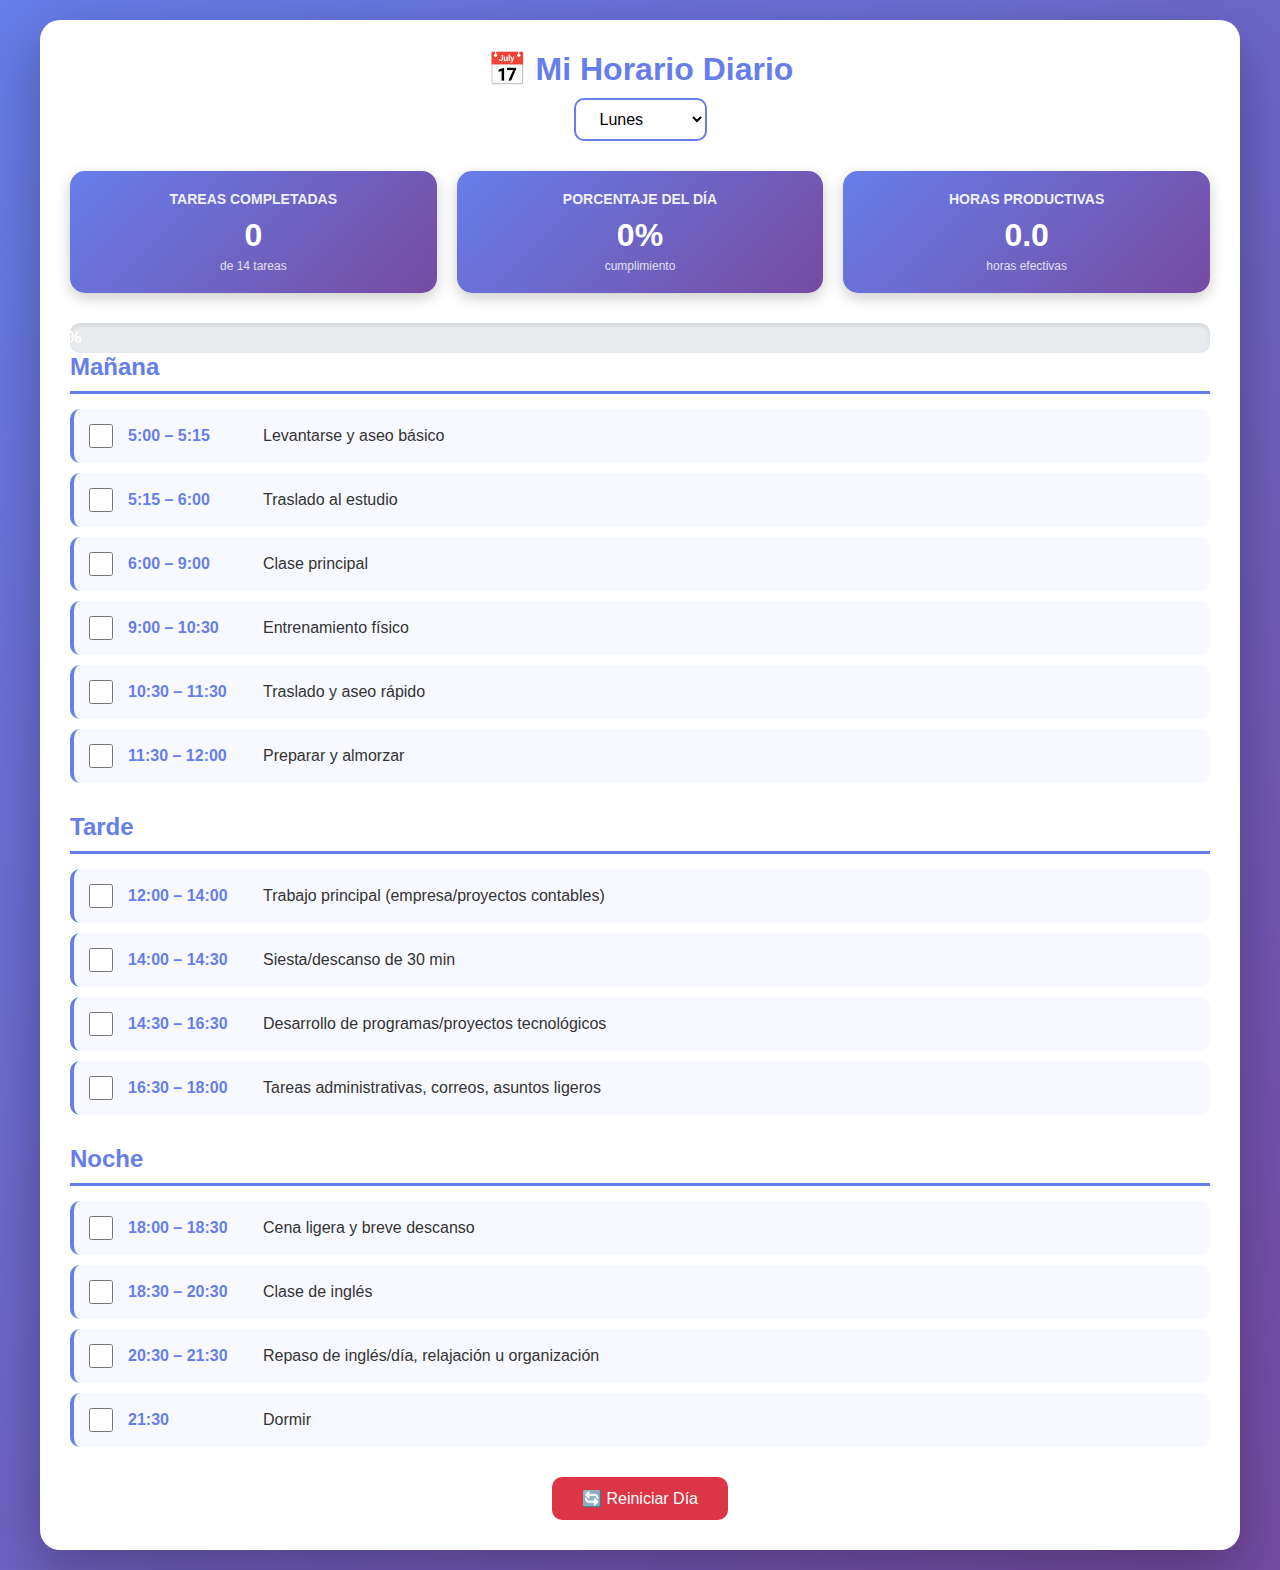
<file: task-tracker-schedule.html>
<!DOCTYPE html>
<html lang="es">
<head>
    <meta charset="UTF-8">
    <meta name="viewport" content="width=device-width, initial-scale=1.0">
    <title>Mi Horario Diario - Tracker</title>
    <style>
        * {
            margin: 0;
            padding: 0;
            box-sizing: border-box;
        }

        body {
            font-family: 'Segoe UI', Tahoma, Geneva, Verdana, sans-serif;
            background: linear-gradient(135deg, #667eea 0%, #764ba2 100%);
            padding: 20px;
            min-height: 100vh;
        }

        .container {
            max-width: 1200px;
            margin: 0 auto;
            background: white;
            border-radius: 20px;
            padding: 30px;
            box-shadow: 0 20px 60px rgba(0,0,0,0.3);
        }

        h1 {
            text-align: center;
            color: #667eea;
            margin-bottom: 10px;
            font-size: 2em;
        }

        .date-selector {
            text-align: center;
            margin-bottom: 30px;
        }

        .date-selector select {
            padding: 10px 20px;
            font-size: 16px;
            border: 2px solid #667eea;
            border-radius: 10px;
            background: white;
            cursor: pointer;
            transition: all 0.3s;
        }

        .date-selector select:hover {
            background: #667eea;
            color: white;
        }

        .metrics-panel {
            display: grid;
            grid-template-columns: repeat(auto-fit, minmax(200px, 1fr));
            gap: 20px;
            margin-bottom: 30px;
        }

        .metric-card {
            background: linear-gradient(135deg, #667eea 0%, #764ba2 100%);
            color: white;
            padding: 20px;
            border-radius: 15px;
            text-align: center;
            box-shadow: 0 5px 15px rgba(0,0,0,0.2);
        }

        .metric-card h3 {
            font-size: 14px;
            margin-bottom: 10px;
            opacity: 0.9;
        }

        .metric-value {
            font-size: 32px;
            font-weight: bold;
            margin-bottom: 5px;
        }

        .metric-subtitle {
            font-size: 12px;
            opacity: 0.8;
        }

        .schedule-section {
            margin-bottom: 30px;
        }

        .schedule-section h2 {
            color: #667eea;
            margin-bottom: 15px;
            padding-bottom: 10px;
            border-bottom: 3px solid #667eea;
        }

        .task-item {
            display: flex;
            align-items: center;
            padding: 15px;
            margin-bottom: 10px;
            background: #f8f9ff;
            border-radius: 10px;
            border-left: 4px solid #667eea;
            transition: all 0.3s;
            position: relative;
        }

        .task-item:hover {
            background: #eef0ff;
            transform: translateX(5px);
        }

        .task-item.completed {
            background: #d4edda;
            border-left-color: #28a745;
        }

        .task-item.running {
            background: #fff3cd;
            border-left-color: #ffc107;
            animation: pulse 2s infinite;
        }

        @keyframes pulse {
            0%, 100% { box-shadow: 0 0 0 0 rgba(255, 193, 7, 0.4); }
            50% { box-shadow: 0 0 0 10px rgba(255, 193, 7, 0); }
        }

        .checkbox {
            width: 24px;
            height: 24px;
            margin-right: 15px;
            cursor: pointer;
            accent-color: #667eea;
        }

        .task-time {
            font-weight: bold;
            color: #667eea;
            min-width: 120px;
            margin-right: 15px;
        }

        .task-description {
            flex: 1;
            color: #333;
        }

        .task-timer {
            font-family: 'Courier New', monospace;
            font-weight: bold;
            color: #ffc107;
            margin-left: 15px;
            padding: 5px 10px;
            background: rgba(255, 193, 7, 0.1);
            border-radius: 5px;
            min-width: 80px;
            text-align: center;
        }

        .task-timer.finished {
            color: #28a745;
            background: rgba(40, 167, 69, 0.1);
        }

        .task-item.completed .task-description {
            text-decoration: line-through;
            color: #6c757d;
        }

        .progress-bar-container {
            background: #e9ecef;
            border-radius: 10px;
            height: 30px;
            margin-top: 20px;
            overflow: hidden;
            box-shadow: inset 0 2px 5px rgba(0,0,0,0.1);
        }

        .progress-bar {
            height: 100%;
            background: linear-gradient(90deg, #28a745, #20c997);
            transition: width 0.5s ease;
            display: flex;
            align-items: center;
            justify-content: center;
            color: white;
            font-weight: bold;
        }

        .reset-btn {
            display: block;
            margin: 20px auto 0;
            padding: 12px 30px;
            background: #dc3545;
            color: white;
            border: none;
            border-radius: 10px;
            cursor: pointer;
            font-size: 16px;
            transition: all 0.3s;
        }

        .reset-btn:hover {
            background: #c82333;
            transform: scale(1.05);
        }

        .notification {
            position: fixed;
            top: 20px;
            right: 20px;
            background: #28a745;
            color: white;
            padding: 20px 30px;
            border-radius: 10px;
            box-shadow: 0 10px 30px rgba(0,0,0,0.3);
            display: none;
            z-index: 1000;
            animation: slideIn 0.5s ease;
        }

        .notification.show {
            display: block;
        }

        .notification.warning {
            background: #ff9800;
        }

        @keyframes slideIn {
            from {
                transform: translateX(400px);
                opacity: 0;
            }
            to {
                transform: translateX(0);
                opacity: 1;
            }
        }

        .notification h3 {
            margin-bottom: 10px;
            font-size: 18px;
        }

        .notification p {
            margin: 0;
            font-size: 14px;
        }

        @media (max-width: 768px) {
            .container {
                padding: 15px;
            }

            h1 {
                font-size: 1.5em;
            }

            .task-item {
                flex-wrap: wrap;
            }

            .task-timer {
                margin-left: 39px;
                margin-top: 5px;
            }

            .notification {
                left: 20px;
                right: 20px;
            }
        }
    </style>
</head>
<body>
    <div class="container">
        <h1>📅 Mi Horario Diario</h1>
        
        <div class="date-selector">
            <select id="daySelector" onchange="changeDay()">
                <option value="lunes">Lunes</option>
                <option value="martes">Martes</option>
                <option value="miercoles">Miércoles</option>
                <option value="jueves">Jueves</option>
                <option value="viernes">Viernes</option>
            </select>
        </div>

        <div class="metrics-panel">
            <div class="metric-card">
                <h3>TAREAS COMPLETADAS</h3>
                <div class="metric-value" id="completedTasks">0</div>
                <div class="metric-subtitle">de <span id="totalTasks">0</span> tareas</div>
            </div>
            <div class="metric-card">
                <h3>PORCENTAJE DEL DÍA</h3>
                <div class="metric-value" id="percentageValue">0%</div>
                <div class="metric-subtitle">cumplimiento</div>
            </div>
            <div class="metric-card">
                <h3>HORAS PRODUCTIVAS</h3>
                <div class="metric-value" id="productiveHours">0</div>
                <div class="metric-subtitle">horas efectivas</div>
            </div>
        </div>

        <div class="progress-bar-container">
            <div class="progress-bar" id="progressBar">0%</div>
        </div>

        <div id="scheduleContainer"></div>

        <button class="reset-btn" onclick="resetDay()">🔄 Reiniciar Día</button>
    </div>

    <div id="notification" class="notification">
        <h3 id="notificationTitle">¡Tiempo completado!</h3>
        <p id="notificationMessage">Has terminado tu tarea</p>
    </div>

    <script>
        const schedules = {
            lunes: {
                mañana: [
                    { time: '5:00 – 5:15', desc: 'Levantarse y aseo básico', hours: 0.25 },
                    { time: '5:15 – 6:00', desc: 'Traslado al estudio', hours: 0.75 },
                    { time: '6:00 – 9:00', desc: 'Clase principal', hours: 3 },
                    { time: '9:00 – 10:30', desc: 'Entrenamiento físico', hours: 1.5 },
                    { time: '10:30 – 11:30', desc: 'Traslado y aseo rápido', hours: 1 },
                    { time: '11:30 – 12:00', desc: 'Preparar y almorzar', hours: 0.5 }
                ],
                tarde: [
                    { time: '12:00 – 14:00', desc: 'Trabajo principal (empresa/proyectos contables)', hours: 2 },
                    { time: '14:00 – 14:30', desc: 'Siesta/descanso de 30 min', hours: 0.5 },
                    { time: '14:30 – 16:30', desc: 'Desarrollo de programas/proyectos tecnológicos', hours: 2 },
                    { time: '16:30 – 18:00', desc: 'Tareas administrativas, correos, asuntos ligeros', hours: 1.5 }
                ],
                noche: [
                    { time: '18:00 – 18:30', desc: 'Cena ligera y breve descanso', hours: 0.5 },
                    { time: '18:30 – 20:30', desc: 'Clase de inglés', hours: 2 },
                    { time: '20:30 – 21:30', desc: 'Repaso de inglés/día, relajación u organización', hours: 1 },
                    { time: '21:30', desc: 'Dormir', hours: 0 }
                ]
            },
            martes: {
                mañana: [
                    { time: '5:00 – 5:15', desc: 'Levantarse y aseo básico', hours: 0.25 },
                    { time: '5:15 – 6:00', desc: 'Traslado al estudio', hours: 0.75 },
                    { time: '6:00 – 9:00', desc: 'Clase principal', hours: 3 },
                    { time: '9:00 – 10:30', desc: 'Entrenamiento físico', hours: 1.5 },
                    { time: '10:30 – 11:30', desc: 'Traslado y aseo rápido', hours: 1 },
                    { time: '11:30 – 12:00', desc: 'Preparar y almorzar', hours: 0.5 }
                ],
                tarde: [
                    { time: '12:00 – 14:00', desc: 'Trabajo principal (empresa/proyectos contables)', hours: 2 },
                    { time: '14:00 – 14:30', desc: 'Siesta/descanso de 30 min', hours: 0.5 },
                    { time: '14:30 – 16:30', desc: 'Desarrollo de programas/proyectos tecnológicos', hours: 2 },
                    { time: '16:30 – 18:00', desc: 'Tareas administrativas, correos, asuntos ligeros', hours: 1.5 }
                ],
                noche: [
                    { time: '18:00 – 18:30', desc: 'Cena ligera y breve descanso', hours: 0.5 },
                    { time: '18:30 – 20:30', desc: 'Escritura del libro o aprendizaje en tecnología/innovación', hours: 2 },
                    { time: '20:30 – 21:30', desc: 'Lectura recreativa/planificación diaria/relajación', hours: 1 },
                    { time: '21:30', desc: 'Dormir', hours: 0 }
                ]
            }
        };

        schedules.miercoles = schedules.lunes;
        schedules.jueves = schedules.martes;
        schedules.viernes = schedules.lunes;

        let currentDay = 'lunes';
        let taskStates = {};
        let timers = {};
        let intervals = {};

        function loadState() {
            const saved = localStorage.getItem(`schedule_${currentDay}`);
            if (saved) {
                taskStates = JSON.parse(saved);
            } else {
                taskStates = {};
            }
        }

        function saveState() {
            localStorage.setItem(`schedule_${currentDay}`, JSON.stringify(taskStates));
        }

        function formatTime(seconds) {
            const hrs = Math.floor(seconds / 3600);
            const mins = Math.floor((seconds % 3600) / 60);
            const secs = seconds % 60;
            
            if (hrs > 0) {
                return `${hrs}:${mins.toString().padStart(2, '0')}:${secs.toString().padStart(2, '0')}`;
            }
            return `${mins}:${secs.toString().padStart(2, '0')}`;
        }

        function showNotification(title, message, type = 'success') {
            const notification = document.getElementById('notification');
            const notificationTitle = document.getElementById('notificationTitle');
            const notificationMessage = document.getElementById('notificationMessage');
            
            notificationTitle.textContent = title;
            notificationMessage.textContent = message;
            
            notification.className = 'notification show';
            if (type === 'warning') {
                notification.classList.add('warning');
            }
            
            // Reproducir sonido de alerta (beep usando Web Audio API)
            const audioContext = new (window.AudioContext || window.webkitAudioContext)();
            const oscillator = audioContext.createOscillator();
            const gainNode = audioContext.createGain();
            
            oscillator.connect(gainNode);
            gainNode.connect(audioContext.destination);
            
            oscillator.frequency.value = 800;
            oscillator.type = 'sine';
            
            gainNode.gain.setValueAtTime(0.3, audioContext.currentTime);
            gainNode.gain.exponentialRampToValueAtTime(0.01, audioContext.currentTime + 0.5);
            
            oscillator.start(audioContext.currentTime);
            oscillator.stop(audioContext.currentTime + 0.5);
            
            setTimeout(() => {
                notification.classList.remove('show');
            }, 5000);
        }

        function startTimer(taskId, hours) {
            if (hours === 0) return; // No iniciar timer para "Dormir"
            
            const totalSeconds = Math.floor(hours * 3600);
            timers[taskId] = {
                remaining: totalSeconds,
                total: totalSeconds,
                startTime: Date.now()
            };
            
            intervals[taskId] = setInterval(() => {
                const timer = timers[taskId];
                const elapsed = Math.floor((Date.now() - timer.startTime) / 1000);
                timer.remaining = timer.total - elapsed;
                
                const timerElement = document.getElementById(`timer_${taskId}`);
                if (timerElement) {
                    if (timer.remaining > 0) {
                        timerElement.textContent = formatTime(timer.remaining);
                    } else {
                        timerElement.textContent = '¡Listo!';
                        timerElement.classList.add('finished');
                        
                        const taskItem = timerElement.closest('.task-item');
                        taskItem.classList.remove('running');
                        
                        clearInterval(intervals[taskId]);
                        delete intervals[taskId];
                        
                        const schedule = schedules[currentDay];
                        let taskDesc = '';
                        ['mañana', 'tarde', 'noche'].forEach(period => {
                            schedule[period].forEach((task, index) => {
                                if (`${period}_${index}` === taskId) {
                                    taskDesc = task.desc;
                                }
                            });
                        });
                        
                        showNotification(
                            '⏰ ¡Tiempo completado!',
                            `Has terminado: ${taskDesc}`,
                            'success'
                        );
                    }
                }
            }, 1000);
        }

        function stopTimer(taskId) {
            if (intervals[taskId]) {
                clearInterval(intervals[taskId]);
                delete intervals[taskId];
            }
            delete timers[taskId];
        }

        function renderSchedule() {
            // Limpiar todos los timers antes de re-renderizar
            Object.keys(intervals).forEach(taskId => {
                clearInterval(intervals[taskId]);
            });
            intervals = {};
            timers = {};
            
            loadState();
            const schedule = schedules[currentDay];
            const container = document.getElementById('scheduleContainer');
            container.innerHTML = '';

            ['mañana', 'tarde', 'noche'].forEach(period => {
                if (schedule[period]) {
                    const section = document.createElement('div');
                    section.className = 'schedule-section';
                    
                    const title = document.createElement('h2');
                    title.textContent = period.charAt(0).toUpperCase() + period.slice(1);
                    section.appendChild(title);

                    schedule[period].forEach((task, index) => {
                        const taskId = `${period}_${index}`;
                        const taskItem = document.createElement('div');
                        taskItem.className = 'task-item';
                        
                        const isCompleted = taskStates[taskId]?.completed || false;
                        const isRunning = taskStates[taskId]?.running || false;
                        
                        if (isCompleted) {
                            taskItem.classList.add('completed');
                        }
                        if (isRunning && !isCompleted) {
                            taskItem.classList.add('running');
                        }

                        const checkbox = document.createElement('input');
                        checkbox.type = 'checkbox';
                        checkbox.className = 'checkbox';
                        checkbox.checked = isCompleted;
                        checkbox.onchange = () => toggleTask(taskId, task.hours);

                        const time = document.createElement('div');
                        time.className = 'task-time';
                        time.textContent = task.time;

                        const desc = document.createElement('div');
                        desc.className = 'task-description';
                        desc.textContent = task.desc;

                        taskItem.appendChild(checkbox);
                        taskItem.appendChild(time);
                        taskItem.appendChild(desc);

                        if (isRunning && !isCompleted && task.hours > 0) {
                            const timerDiv = document.createElement('div');
                            timerDiv.className = 'task-timer';
                            timerDiv.id = `timer_${taskId}`;
                            timerDiv.textContent = formatTime(Math.floor(task.hours * 3600));
                            taskItem.appendChild(timerDiv);
                            
                            setTimeout(() => startTimer(taskId, task.hours), 100);
                        }

                        section.appendChild(taskItem);
                    });

                    container.appendChild(section);
                }
            });

            updateMetrics();
        }

        function toggleTask(taskId, hours) {
            const currentState = taskStates[taskId] || { completed: false, running: false };
            
            if (!currentState.completed && !currentState.running) {
                // Iniciar tarea
                taskStates[taskId] = { completed: false, running: true };
                showNotification('▶️ Tarea iniciada', 'El cronómetro ha comenzado', 'warning');
            } else if (currentState.running) {
                // Completar tarea
                taskStates[taskId] = { completed: true, running: false };
                stopTimer(taskId);
                showNotification('✅ Tarea completada', '¡Buen trabajo!', 'success');
            } else {
                // Desmarcar tarea completada
                taskStates[taskId] = { completed: false, running: false };
            }
            
            saveState();
            renderSchedule();
        }

        function updateMetrics() {
            const schedule = schedules[currentDay];
            let total = 0;
            let completed = 0;
            let totalHours = 0;
            let completedHours = 0;

            ['mañana', 'tarde', 'noche'].forEach(period => {
                schedule[period].forEach((task, index) => {
                    const taskId = `${period}_${index}`;
                    total++;
                    totalHours += task.hours;
                    if (taskStates[taskId]?.completed) {
                        completed++;
                        completedHours += task.hours;
                    }
                });
            });

            const percentage = total > 0 ? Math.round((completed / total) * 100) : 0;

            document.getElementById('completedTasks').textContent = completed;
            document.getElementById('totalTasks').textContent = total;
            document.getElementById('percentageValue').textContent = percentage + '%';
            document.getElementById('productiveHours').textContent = completedHours.toFixed(1);
            document.getElementById('progressBar').style.width = percentage + '%';
            document.getElementById('progressBar').textContent = percentage + '%';
        }

        function changeDay() {
            // Limpiar timers al cambiar de día
            Object.keys(intervals).forEach(taskId => {
                clearInterval(intervals[taskId]);
            });
            intervals = {};
            timers = {};
            
            currentDay = document.getElementById('daySelector').value;
            renderSchedule();
        }

        function resetDay() {
            if (confirm('¿Estás seguro de reiniciar las tareas del día?')) {
                Object.keys(intervals).forEach(taskId => {
                    clearInterval(intervals[taskId]);
                });
                intervals = {};
                timers = {};
                taskStates = {};
                saveState();
                renderSchedule();
            }
        }

        const days = ['domingo', 'lunes', 'martes', 'miercoles', 'jueves', 'viernes', 'sabado'];
        const today = new Date().getDay();
        if (days[today] && schedules[days[today]]) {
            currentDay = days[today];
            document.getElementById('daySelector').value = currentDay;
        }

        renderSchedule();
    </script>
</body>
</html>
</file>
